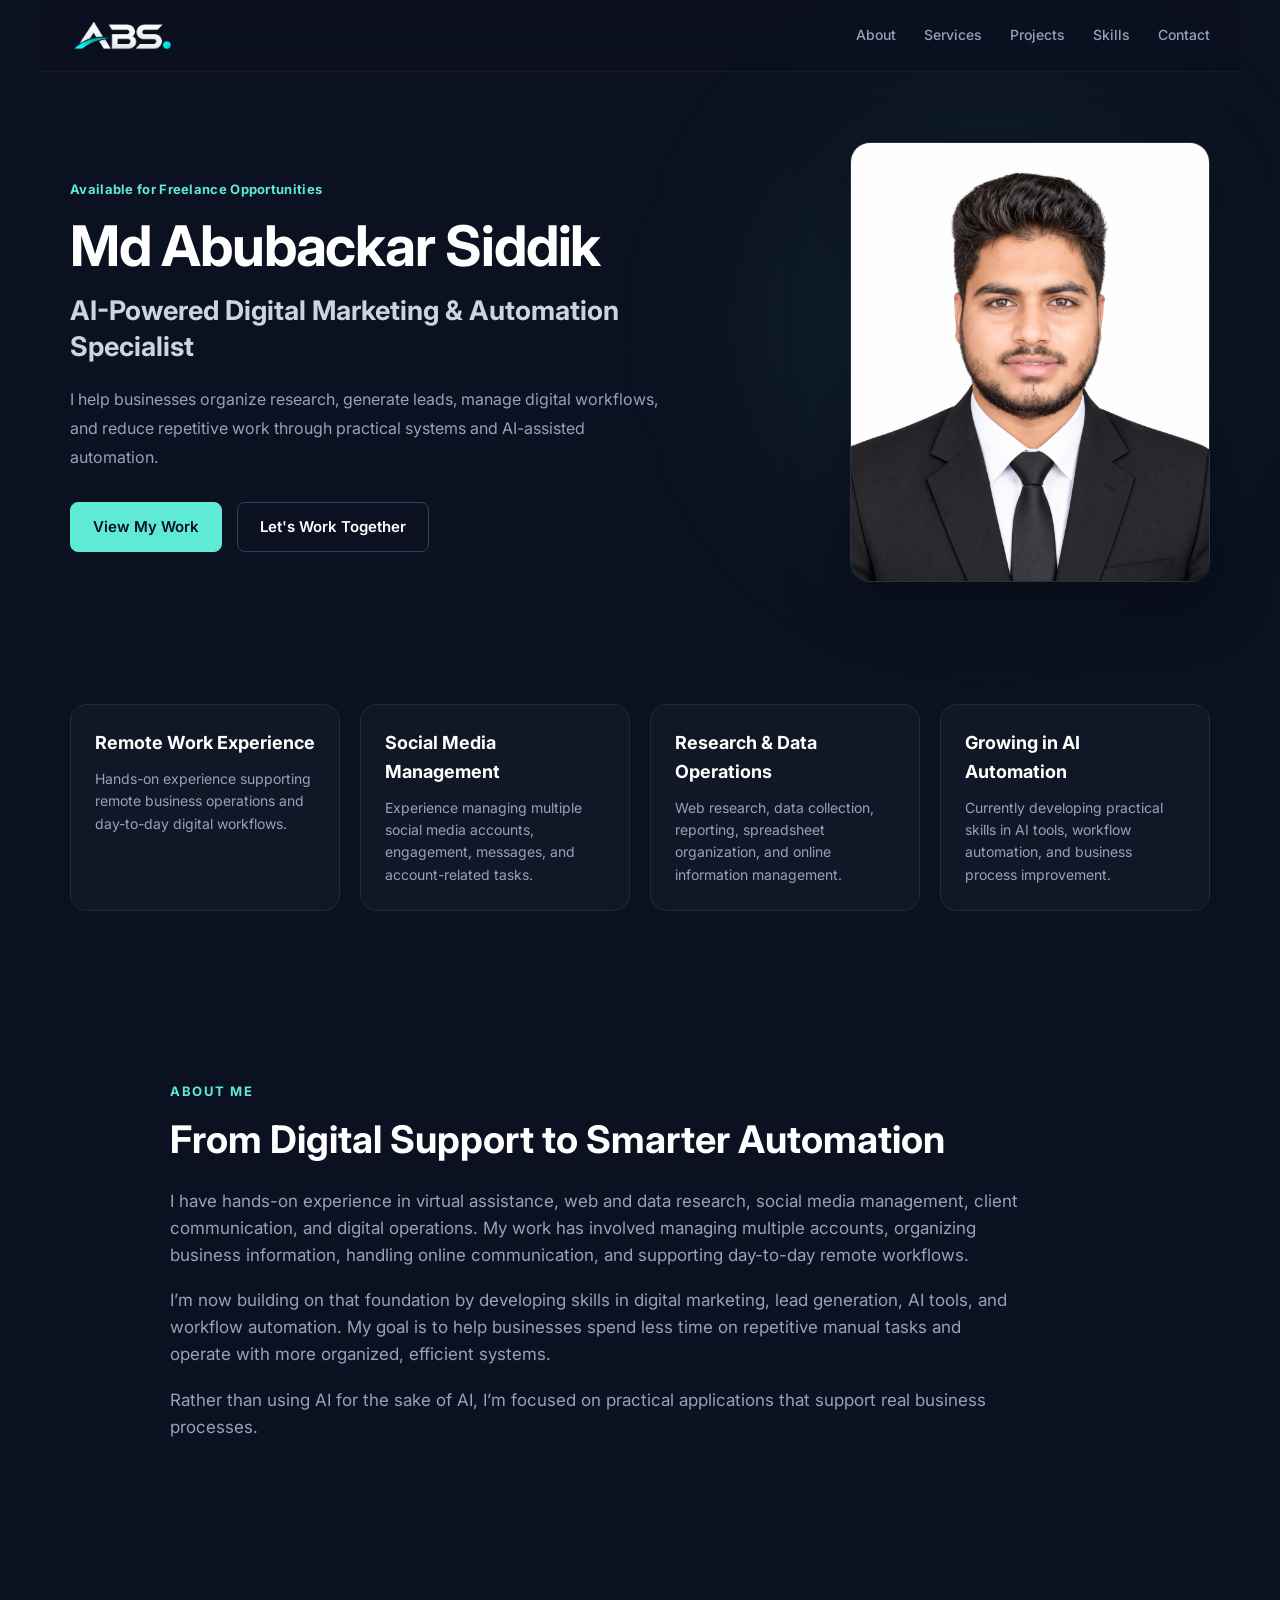
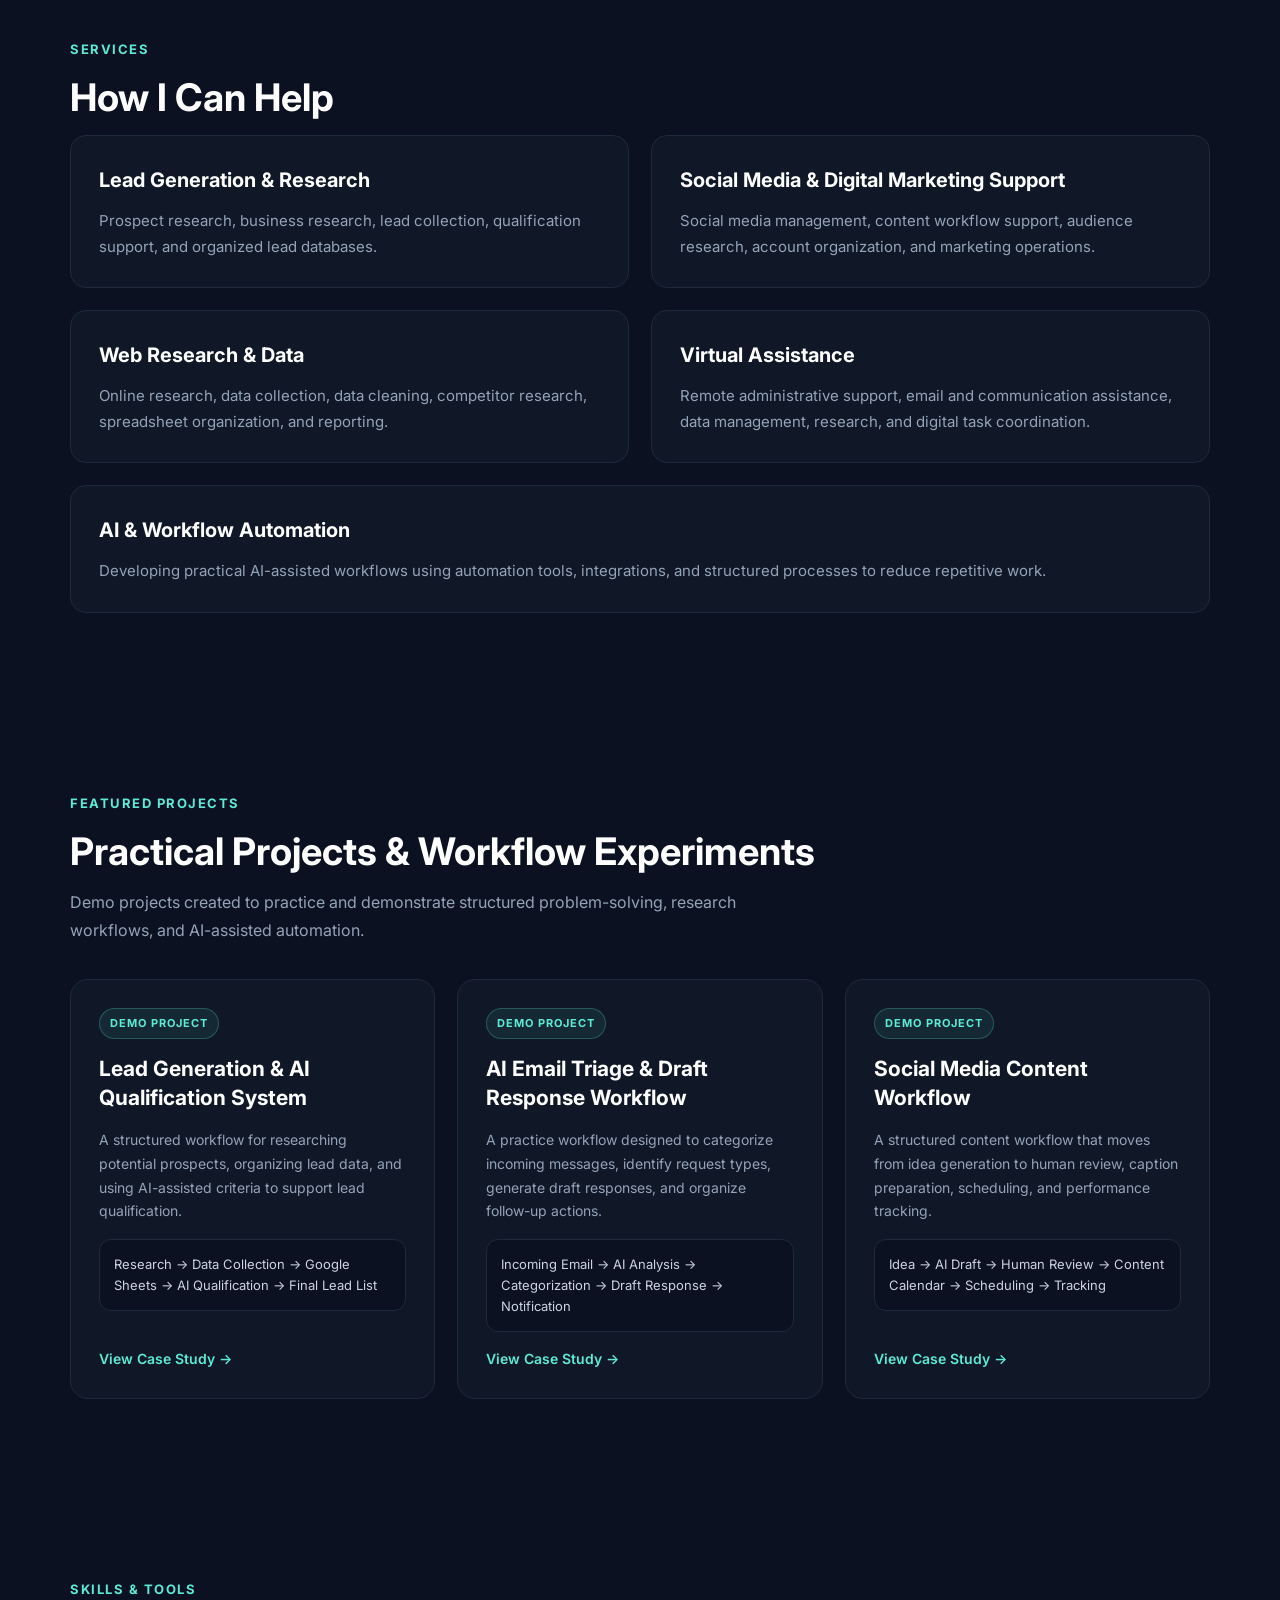
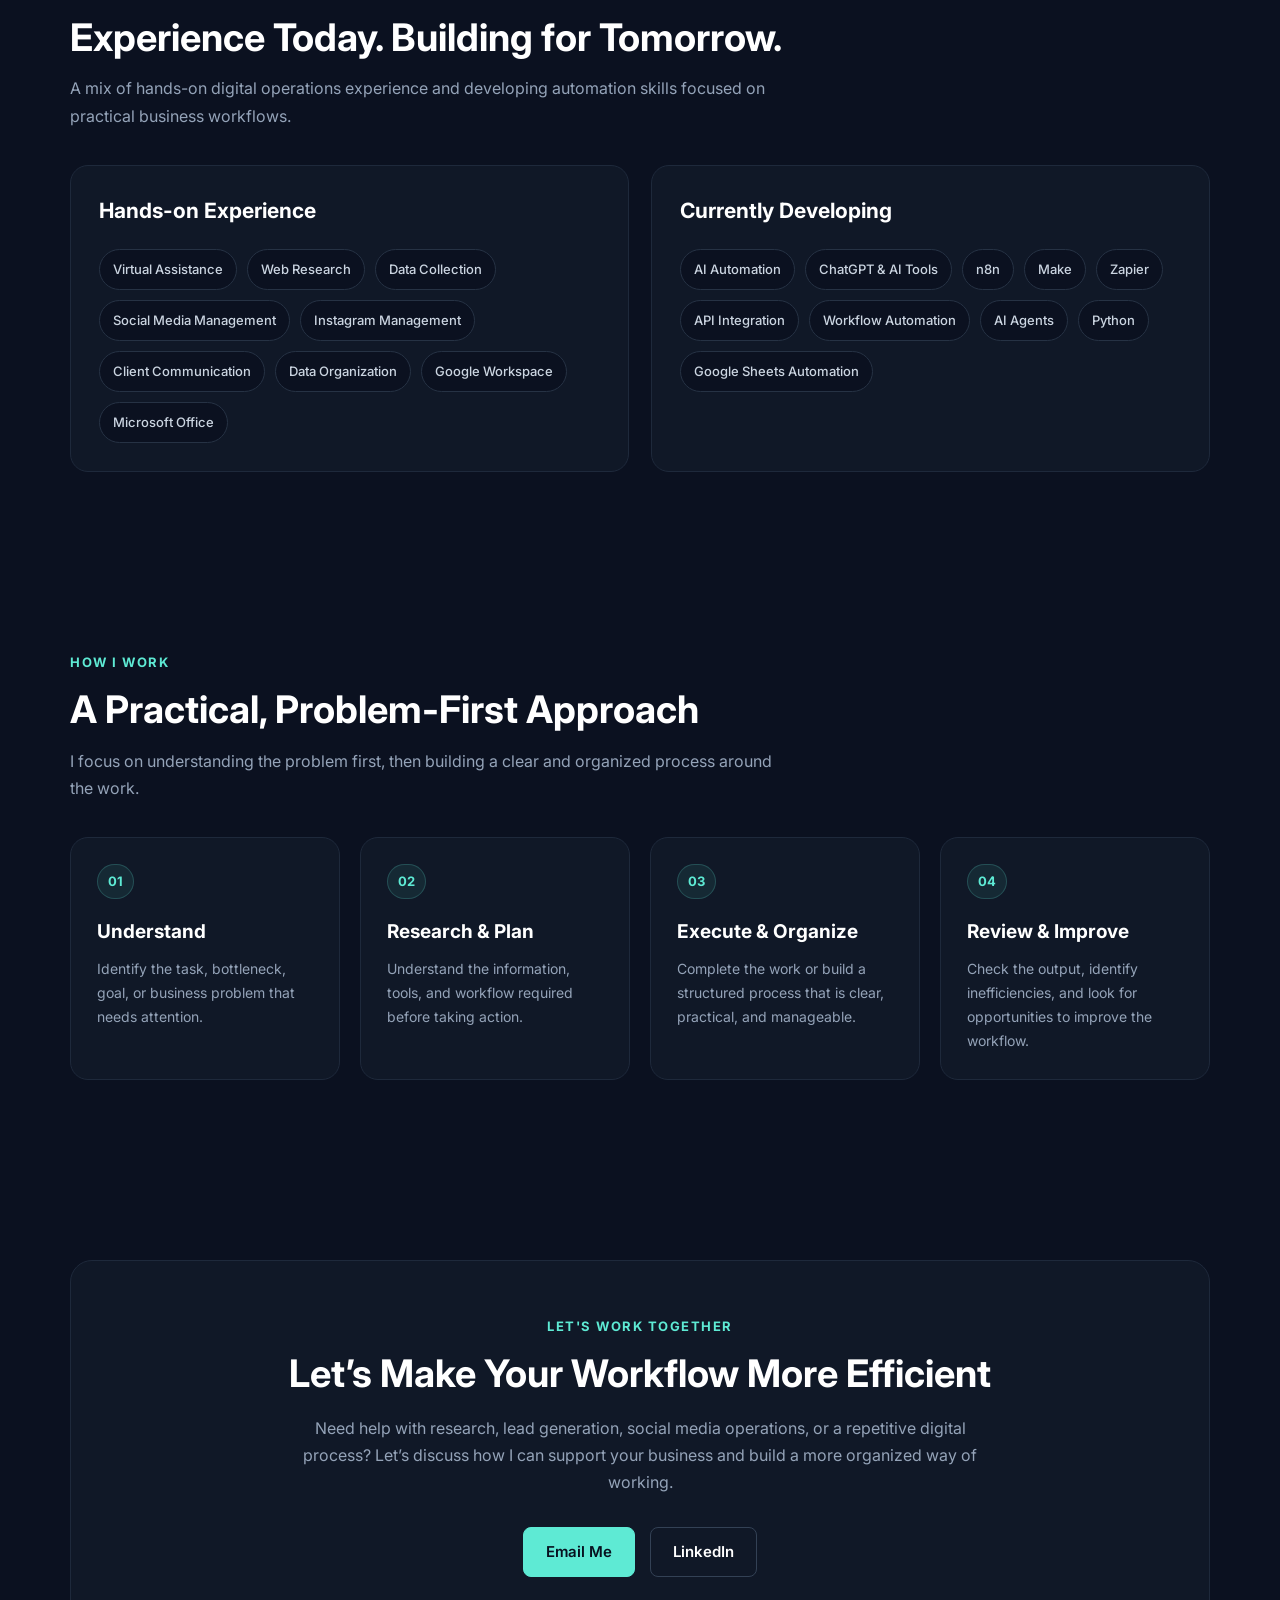
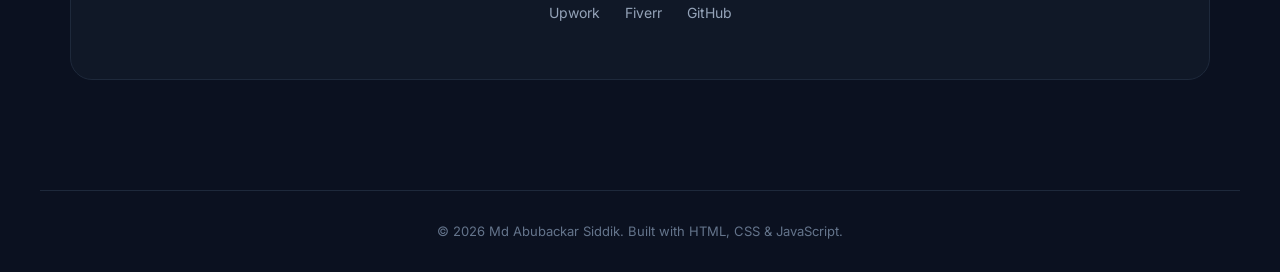
<file: index.html>
<!DOCTYPE html>
<html lang="en">

<head>
    <meta charset="UTF-8">
    <meta name="viewport" content="width=device-width, initial-scale=1.0">

    <title>Md Abubackar Siddik | Portfolio</title>
    <link rel="preconnect" href="https://fonts.googleapis.com">
<link rel="preconnect" href="https://fonts.gstatic.com" crossorigin>

<link href="https://fonts.googleapis.com/css2?family=Inter:wght@400;500;600;700;800&display=swap" rel="stylesheet">

    <link rel="stylesheet" href="style.css">
</head>

<body>

  <header class="navbar">
    <a href="#" class="logo">
    <img src="images/abs-logo.png" alt="ABS Logo">
</a>

    <button class="menu-toggle" id="menuToggle" aria-label="Open navigation">
        ☰
    </button>

    <nav id="navMenu">
        <a href="#about">About</a>
        <a href="#services">Services</a>
        <a href="#projects">Projects</a>
        <a href="#skills">Skills</a>
        <a href="#contact">Contact</a>
    </nav>
</header>


    <main>

        <section class="hero">

            <div class="hero-text">

                <p class="availability">
                    Available for Freelance Opportunities
                </p>

                <h1>Md Abubackar Siddik</h1>

                <h2>
                    AI-Powered Digital Marketing & Automation Specialist
                </h2>

                <p class="hero-description">
                    I help businesses organize research, generate leads,
                    manage digital workflows, and reduce repetitive work
                    through practical systems and AI-assisted automation.
                </p>

                <div class="hero-buttons">
                    <a href="#projects" class="btn primary-btn">
                        View My Work
                    </a>

                    <a href="#contact" class="btn secondary-btn">
                        Let's Work Together
                    </a>
                </div>

            </div>


            <div class="hero-image">
                <img src="images/profile.png" alt="Md Abubackar Siddik">
            </div>

        </section> 
        <section class="experience-snapshot">

    <div class="snapshot-card">
        <h3>Remote Work Experience</h3>
        <p>
            Hands-on experience supporting remote business operations
            and day-to-day digital workflows.
        </p>
    </div>

    <div class="snapshot-card">
        <h3>Social Media Management</h3>
        <p>
            Experience managing multiple social media accounts,
            engagement, messages, and account-related tasks.
        </p>
    </div>

    <div class="snapshot-card">
        <h3>Research & Data Operations</h3>
        <p>
            Web research, data collection, reporting, spreadsheet
            organization, and online information management.
        </p>
    </div>

    <div class="snapshot-card">
        <h3>Growing in AI Automation</h3>
        <p>
            Currently developing practical skills in AI tools,
            workflow automation, and business process improvement.
        </p>
    </div>

</section>
        <section class="about" id="about">

    <div class="section-label">ABOUT ME</div>

    <h2>From Digital Support to Smarter Automation</h2>

    <p>
        I have hands-on experience in virtual assistance, web and data research,
        social media management, client communication, and digital operations.
        My work has involved managing multiple accounts, organizing business
        information, handling online communication, and supporting day-to-day
        remote workflows.
    </p>

    <p>
        I’m now building on that foundation by developing skills in digital
        marketing, lead generation, AI tools, and workflow automation. My goal
        is to help businesses spend less time on repetitive manual tasks and
        operate with more organized, efficient systems.
    </p>

    <p>
        Rather than using AI for the sake of AI, I’m focused on practical
        applications that support real business processes.
    </p>

</section>
<section class="services" id="services">

    <div class="section-label">SERVICES</div>

    <h2>How I Can Help</h2>

    <div class="services-grid">

        <div class="service-card">
            <h3>Lead Generation & Research</h3>
            <p>
                Prospect research, business research, lead collection,
                qualification support, and organized lead databases.
            </p>
        </div>

        <div class="service-card">
            <h3>Social Media & Digital Marketing Support</h3>
            <p>
                Social media management, content workflow support,
                audience research, account organization, and marketing operations.
            </p>
        </div>

        <div class="service-card">
            <h3>Web Research & Data</h3>
            <p>
                Online research, data collection, data cleaning,
                competitor research, spreadsheet organization, and reporting.
            </p>
        </div>

        <div class="service-card">
            <h3>Virtual Assistance</h3>
            <p>
                Remote administrative support, email and communication assistance,
                data management, research, and digital task coordination.
            </p>
        </div>

        <div class="service-card">
            <h3>AI & Workflow Automation</h3>
            <p>
                Developing practical AI-assisted workflows using automation tools,
                integrations, and structured processes to reduce repetitive work.
            </p>
        </div>

    </div>

</section>
<section class="projects" id="projects">

    <div class="section-label">FEATURED PROJECTS</div>

    <h2>Practical Projects & Workflow Experiments</h2>

    <p class="section-intro">
        Demo projects created to practice and demonstrate structured problem-solving,
        research workflows, and AI-assisted automation.
    </p>

    <div class="projects-grid">

        <article class="project-card">
            <span class="project-badge">DEMO PROJECT</span>

            <h3>Lead Generation & AI Qualification System</h3>

            <p>
                A structured workflow for researching potential prospects,
                organizing lead data, and using AI-assisted criteria to support
                lead qualification.
            </p>

            <div class="project-flow">
                Research → Data Collection → Google Sheets → AI Qualification → Final Lead List
            </div>

            <a href="projects/lead-generation.html" class="project-link">
    View Case Study →
</a>
        </article>


        <article class="project-card">
            <span class="project-badge">DEMO PROJECT</span>

            <h3>AI Email Triage & Draft Response Workflow</h3>

            <p>
                A practice workflow designed to categorize incoming messages,
                identify request types, generate draft responses, and organize
                follow-up actions.
            </p>

            <div class="project-flow">
                Incoming Email → AI Analysis → Categorization → Draft Response → Notification
            </div>

            <a href="projects/email-triage.html" class="project-link">View Case Study →</a>
        </article>


        <article class="project-card">
            <span class="project-badge">DEMO PROJECT</span>

            <h3>Social Media Content Workflow</h3>

            <p>
                A structured content workflow that moves from idea generation
                to human review, caption preparation, scheduling, and performance tracking.
            </p>

            <div class="project-flow">
                Idea → AI Draft → Human Review → Content Calendar → Scheduling → Tracking
            </div>

            <a href="projects/social-media-workflow.html" class="project-link">View Case Study →</a>
        </article>

    </div>

</section>
<section class="skills" id="skills">

    <div class="section-label">SKILLS & TOOLS</div>

    <h2>Experience Today. Building for Tomorrow.</h2>

    <p class="section-intro">
        A mix of hands-on digital operations experience and developing automation skills
        focused on practical business workflows.
    </p>

    <div class="skills-grid">

        <div class="skills-card">
            <h3>Hands-on Experience</h3>

            <div class="skill-tags">
                <span>Virtual Assistance</span>
                <span>Web Research</span>
                <span>Data Collection</span>
                <span>Social Media Management</span>
                <span>Instagram Management</span>
                <span>Client Communication</span>
                <span>Data Organization</span>
                <span>Google Workspace</span>
                <span>Microsoft Office</span>
            </div>
        </div>

        <div class="skills-card">
            <h3>Currently Developing</h3>

            <div class="skill-tags">
                <span>AI Automation</span>
                <span>ChatGPT & AI Tools</span>
                <span>n8n</span>
                <span>Make</span>
                <span>Zapier</span>
                <span>API Integration</span>
                <span>Workflow Automation</span>
                <span>AI Agents</span>
                <span>Python</span>
                <span>Google Sheets Automation</span>
            </div>
        </div>

    </div>

</section>
<section class="process">

    <div class="section-label">HOW I WORK</div>

    <h2>A Practical, Problem-First Approach</h2>

    <p class="section-intro">
        I focus on understanding the problem first, then building a clear and organized
        process around the work.
    </p>

    <div class="process-grid">

        <div class="process-card">
            <span class="process-number">01</span>
            <h3>Understand</h3>
            <p>
                Identify the task, bottleneck, goal, or business problem that needs attention.
            </p>
        </div>

        <div class="process-card">
            <span class="process-number">02</span>
            <h3>Research & Plan</h3>
            <p>
                Understand the information, tools, and workflow required before taking action.
            </p>
        </div>

        <div class="process-card">
            <span class="process-number">03</span>
            <h3>Execute & Organize</h3>
            <p>
                Complete the work or build a structured process that is clear, practical, and manageable.
            </p>
        </div>

        <div class="process-card">
            <span class="process-number">04</span>
            <h3>Review & Improve</h3>
            <p>
                Check the output, identify inefficiencies, and look for opportunities to improve the workflow.
            </p>
        </div>

    </div>

</section>
    </section>


    <!-- CONTACT SECTION STARTS HERE -->

    <section class="contact" id="contact">

        <div class="contact-box">

            <div class="section-label">LET'S WORK TOGETHER</div>

            <h2>Let’s Make Your Workflow More Efficient</h2>

            <p>
                Need help with research, lead generation, social media operations,
                or a repetitive digital process? Let’s discuss how I can support
                your business and build a more organized way of working.
            </p>

            <div class="contact-buttons">

                <a href="mailto:mdabubackarsiddiki@email.com" class="btn primary-btn">
                    Email Me
                </a>

                <a href="https://www.linkedin.com/in/md-abubackar-siddik/" class="btn secondary-btn">
                    LinkedIn
                </a>

            </div>

            <div class="social-links">
                <a href="https://www.upwork.com/freelancers/~01129afb5246783c58">Upwork</a>
                <a href="https://www.fiverr.com/mdabubackarsidd">Fiverr</a>
                <a href="https://github.com/mdabubackar" target="_blank" rel="noopener noreferrer">GitHub</a>
            </div>

        </div>

    </section>

    <!-- CONTACT SECTION ENDS HERE -->


</main>
<footer class="footer">
    <p>
        © 2026 Md Abubackar Siddik. Built with HTML, CSS & JavaScript.
    </p>
</footer>


    <script src="script.js"></script>

</body>

</html>
</file>
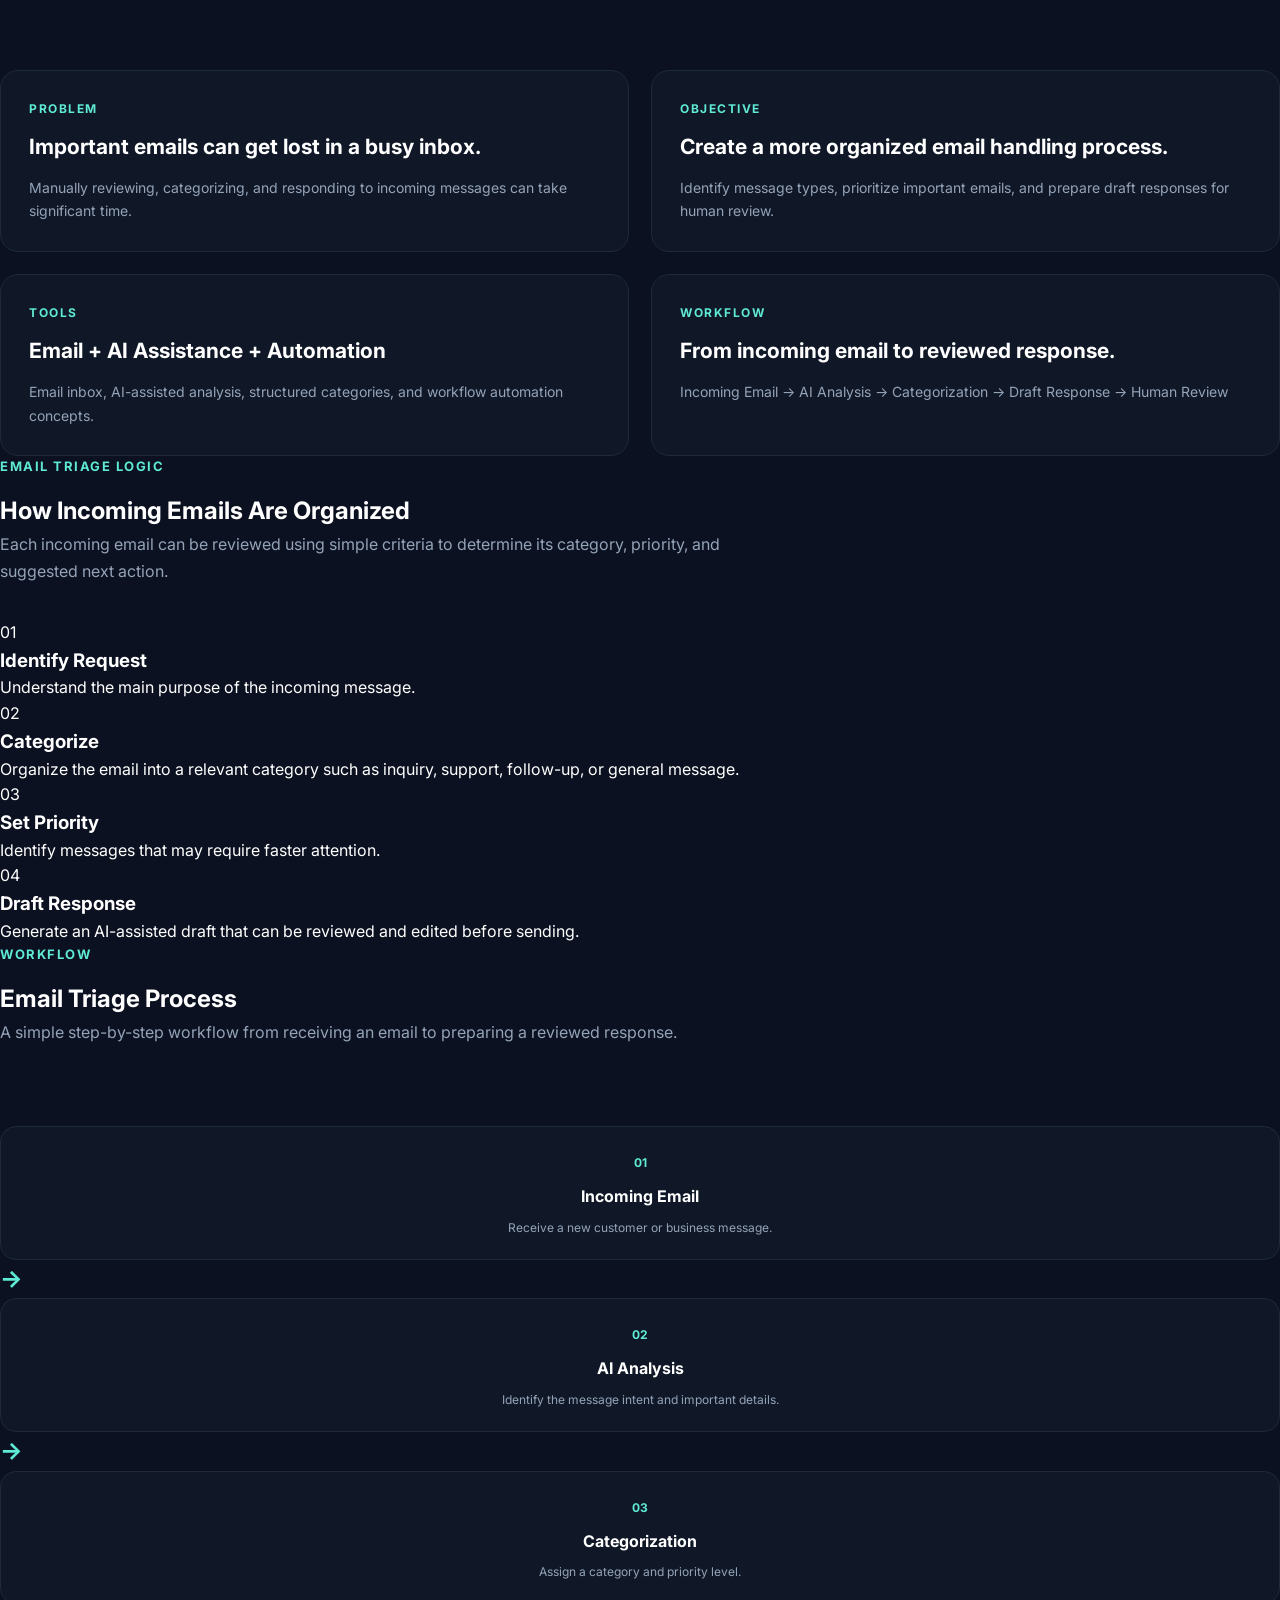
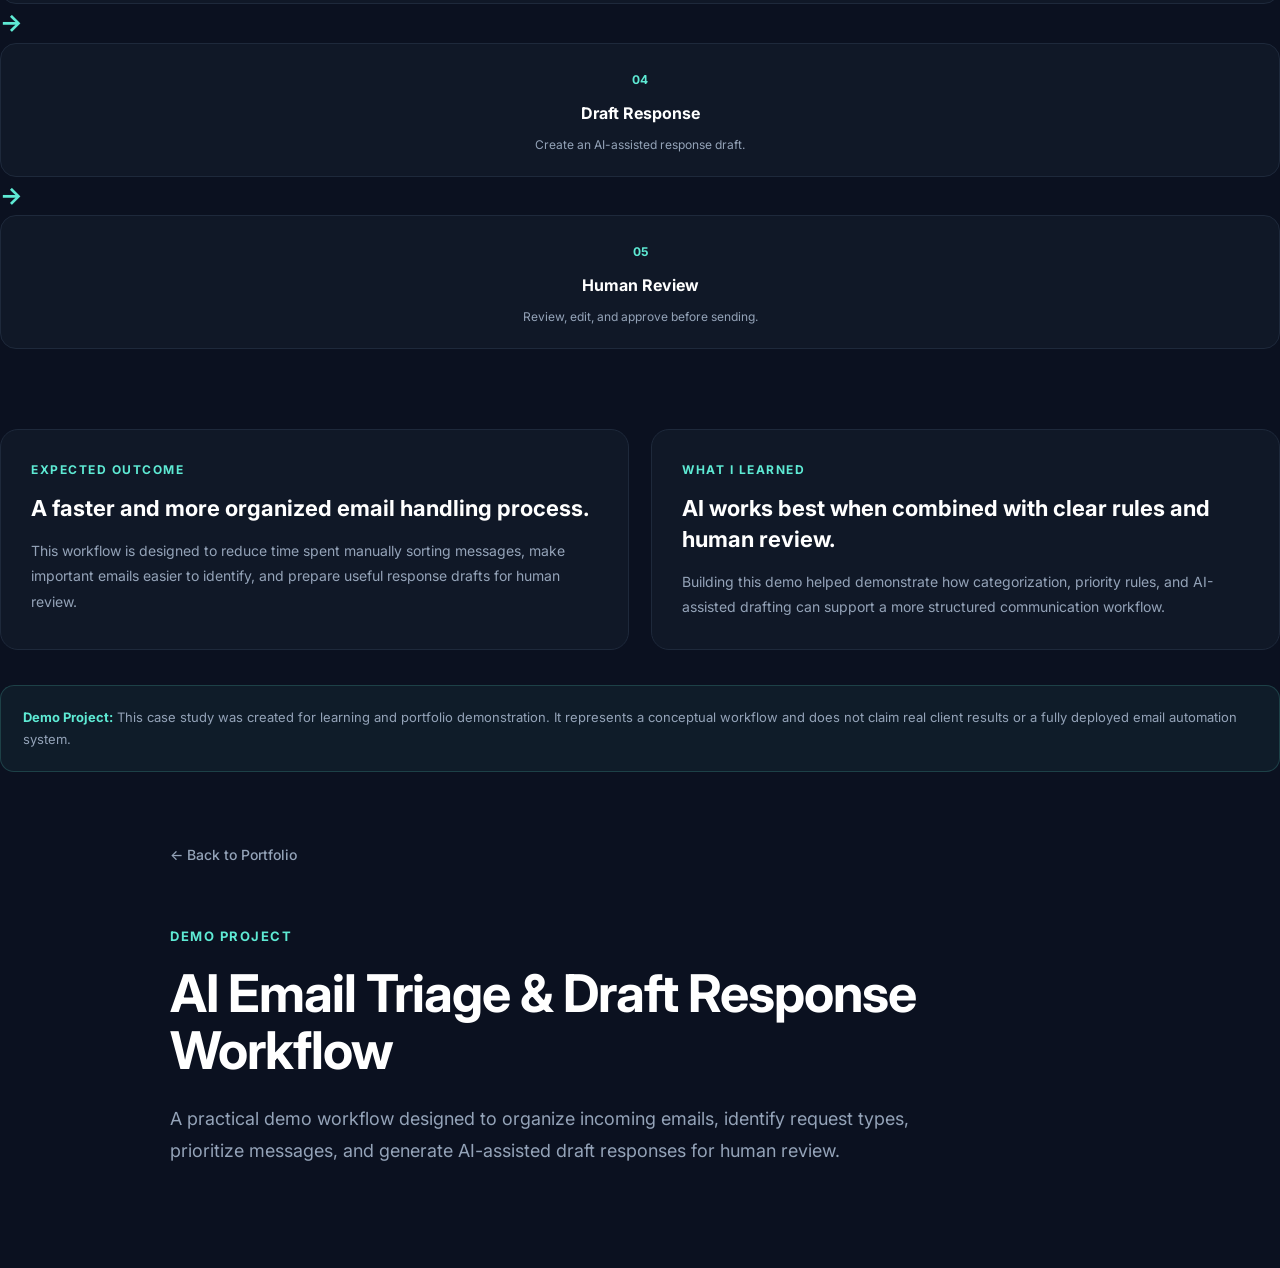
<file: projects/email-triage.html>
<!DOCTYPE html>
<html lang="en">

<head>
    <meta charset="UTF-8">
    <meta name="viewport" content="width=device-width, initial-scale=1.0">

    <title>AI Email Triage & Draft Response Workflow | ABS</title>

    <link rel="preconnect" href="https://fonts.googleapis.com">
    <link rel="preconnect" href="https://fonts.gstatic.com" crossorigin>

    <link href="https://fonts.googleapis.com/css2?family=Inter:wght@400;500;600;700;800&display=swap" rel="stylesheet">

    <link rel="stylesheet" href="../style.css">
</head>

<body>
    <section class="case-grid">

    <div class="case-card">
        <p class="case-label">PROBLEM</p>
        <h2>Important emails can get lost in a busy inbox.</h2>
        <p>
            Manually reviewing, categorizing, and responding to
            incoming messages can take significant time.
        </p>
    </div>

    <div class="case-card">
        <p class="case-label">OBJECTIVE</p>
        <h2>Create a more organized email handling process.</h2>
        <p>
            Identify message types, prioritize important emails,
            and prepare draft responses for human review.
        </p>
    </div>

    <div class="case-card">
        <p class="case-label">TOOLS</p>
        <h2>Email + AI Assistance + Automation</h2>
        <p>
            Email inbox, AI-assisted analysis, structured categories,
            and workflow automation concepts.
        </p>
    </div>

    <div class="case-card">
        <p class="case-label">WORKFLOW</p>
        <h2>From incoming email to reviewed response.</h2>
        <p>
            Incoming Email → AI Analysis → Categorization →
            Draft Response → Human Review
        </p>
    </div>

</section>
<section class="qualification-section">

    <p class="section-label">EMAIL TRIAGE LOGIC</p>

    <h2>How Incoming Emails Are Organized</h2>

    <p class="section-intro">
        Each incoming email can be reviewed using simple criteria
        to determine its category, priority, and suggested next action.
    </p>

    <div class="qualification-grid">

        <div class="qualification-card">
            <span>01</span>
            <h3>Identify Request</h3>
            <p>
                Understand the main purpose of the incoming message.
            </p>
        </div>

        <div class="qualification-card">
            <span>02</span>
            <h3>Categorize</h3>
            <p>
                Organize the email into a relevant category such as
                inquiry, support, follow-up, or general message.
            </p>
        </div>

        <div class="qualification-card">
            <span>03</span>
            <h3>Set Priority</h3>
            <p>
                Identify messages that may require faster attention.
            </p>
        </div>

        <div class="qualification-card">
            <span>04</span>
            <h3>Draft Response</h3>
            <p>
                Generate an AI-assisted draft that can be reviewed
                and edited before sending.
            </p>
        </div>

    </div>

</section>
<section class="workflow-section">

    <p class="section-label">WORKFLOW</p>

    <h2>Email Triage Process</h2>

    <p class="section-intro">
        A simple step-by-step workflow from receiving an email
        to preparing a reviewed response.
    </p>

    <div class="workflow-visual">

        <div class="workflow-step">
            <span>01</span>
            <h3>Incoming Email</h3>
            <p>Receive a new customer or business message.</p>
        </div>

        <div class="workflow-arrow">→</div>

        <div class="workflow-step">
            <span>02</span>
            <h3>AI Analysis</h3>
            <p>Identify the message intent and important details.</p>
        </div>

        <div class="workflow-arrow">→</div>

        <div class="workflow-step">
            <span>03</span>
            <h3>Categorization</h3>
            <p>Assign a category and priority level.</p>
        </div>

        <div class="workflow-arrow">→</div>

        <div class="workflow-step">
            <span>04</span>
            <h3>Draft Response</h3>
            <p>Create an AI-assisted response draft.</p>
        </div>

        <div class="workflow-arrow">→</div>

        <div class="workflow-step">
            <span>05</span>
            <h3>Human Review</h3>
            <p>Review, edit, and approve before sending.</p>
        </div>

    </div>

</section>
<section class="project-summary">

    <div class="summary-card">
        <p class="case-label">EXPECTED OUTCOME</p>

        <h2>A faster and more organized email handling process.</h2>

        <p>
            This workflow is designed to reduce time spent manually
            sorting messages, make important emails easier to identify,
            and prepare useful response drafts for human review.
        </p>
    </div>

    <div class="summary-card">
        <p class="case-label">WHAT I LEARNED</p>

        <h2>AI works best when combined with clear rules and human review.</h2>

        <p>
            Building this demo helped demonstrate how categorization,
            priority rules, and AI-assisted drafting can support
            a more structured communication workflow.
        </p>
    </div>

</section>

<div class="demo-disclaimer">
    <strong>Demo Project:</strong>
    This case study was created for learning and portfolio demonstration.
    It represents a conceptual workflow and does not claim real client
    results or a fully deployed email automation system.
</div>

    <main class="case-study">

        <a href="../index.html" class="back-link">
            ← Back to Portfolio
        </a>

        <p class="section-label">DEMO PROJECT</p>

        <h1>AI Email Triage & Draft Response Workflow</h1>

        <p>
            A practical demo workflow designed to organize incoming emails,
            identify request types, prioritize messages, and generate
            AI-assisted draft responses for human review.
        </p>

    </main>

</body>

</html>
</file>
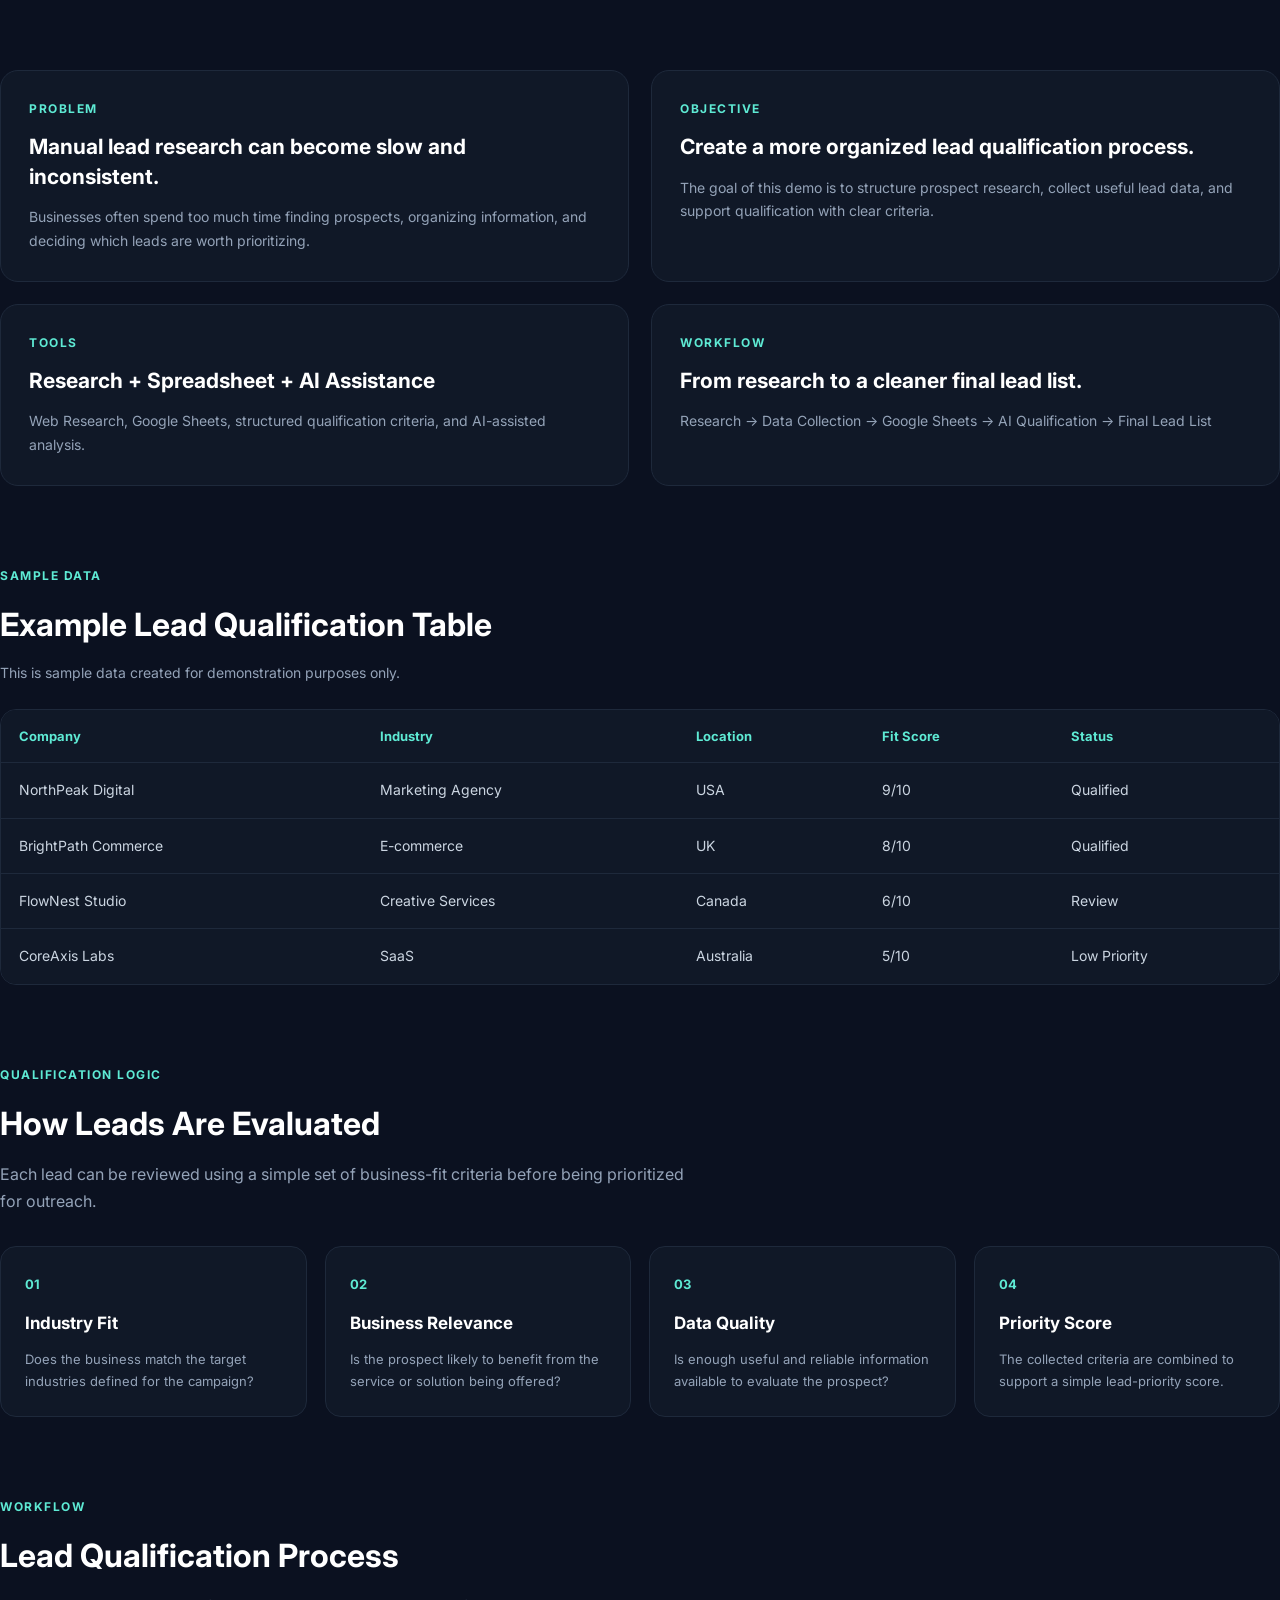
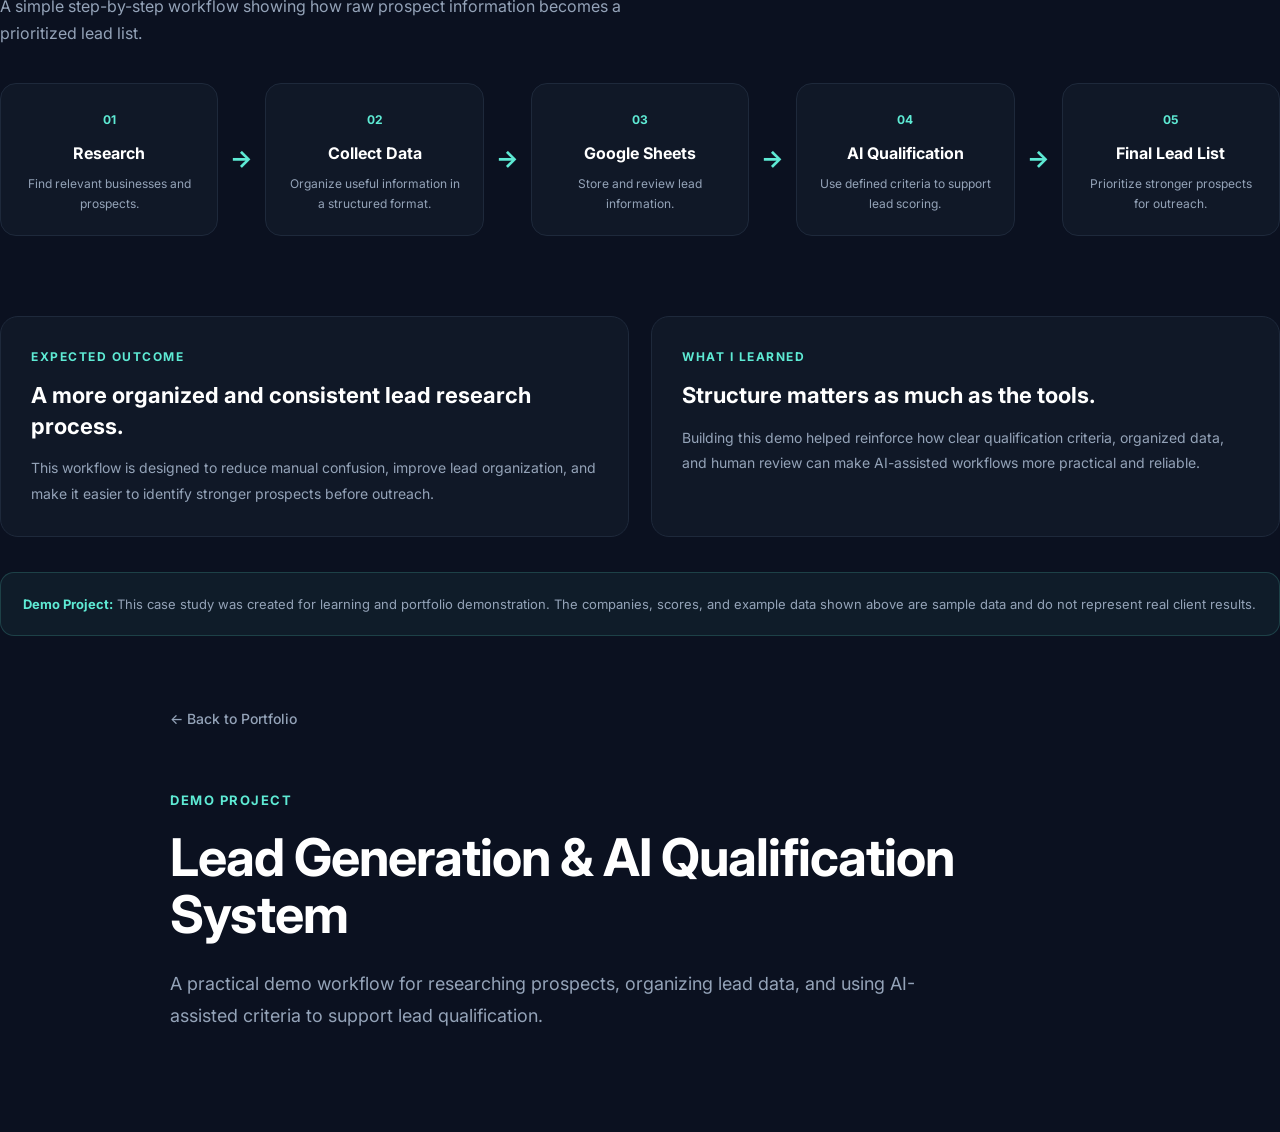
<file: projects/lead-generation.html>
<!DOCTYPE html>
<html lang="en">

<head>
    <meta charset="UTF-8">
    <meta name="viewport" content="width=device-width, initial-scale=1.0">

    <title>Lead Generation & AI Qualification System | ABS</title>

    <link rel="preconnect" href="https://fonts.googleapis.com">
    <link rel="preconnect" href="https://fonts.gstatic.com" crossorigin>

    <link href="https://fonts.googleapis.com/css2?family=Inter:wght@400;500;600;700;800&display=swap" rel="stylesheet">

    <link rel="stylesheet" href="../style.css">
</head>

<body>
    <section class="case-grid">

    <div class="case-card">
        <p class="case-label">PROBLEM</p>
        <h2>Manual lead research can become slow and inconsistent.</h2>
        <p>
            Businesses often spend too much time finding prospects,
            organizing information, and deciding which leads are worth prioritizing.
        </p>
    </div>

    <div class="case-card">
        <p class="case-label">OBJECTIVE</p>
        <h2>Create a more organized lead qualification process.</h2>
        <p>
            The goal of this demo is to structure prospect research,
            collect useful lead data, and support qualification with clear criteria.
        </p>
    </div>

    <div class="case-card">
        <p class="case-label">TOOLS</p>
        <h2>Research + Spreadsheet + AI Assistance</h2>
        <p>
            Web Research, Google Sheets, structured qualification criteria,
            and AI-assisted analysis.
        </p>
    </div>

    <div class="case-card">
        <p class="case-label">WORKFLOW</p>
        <h2>From research to a cleaner final lead list.</h2>
        <p>
            Research → Data Collection → Google Sheets →
            AI Qualification → Final Lead List
        </p>
    </div>

</section>
<section class="demo-data">

    <p class="case-label">SAMPLE DATA</p>
    <h2>Example Lead Qualification Table</h2>

    <p class="demo-note">
        This is sample data created for demonstration purposes only.
    </p>

    <div class="table-wrapper">
        <table>
            <thead>
                <tr>
                    <th>Company</th>
                    <th>Industry</th>
                    <th>Location</th>
                    <th>Fit Score</th>
                    <th>Status</th>
                </tr>
            </thead>

            <tbody>
                <tr>
                    <td>NorthPeak Digital</td>
                    <td>Marketing Agency</td>
                    <td>USA</td>
                    <td>9/10</td>
                    <td>Qualified</td>
                </tr>

                <tr>
                    <td>BrightPath Commerce</td>
                    <td>E-commerce</td>
                    <td>UK</td>
                    <td>8/10</td>
                    <td>Qualified</td>
                </tr>

                <tr>
                    <td>FlowNest Studio</td>
                    <td>Creative Services</td>
                    <td>Canada</td>
                    <td>6/10</td>
                    <td>Review</td>
                </tr>

                <tr>
                    <td>CoreAxis Labs</td>
                    <td>SaaS</td>
                    <td>Australia</td>
                    <td>5/10</td>
                    <td>Low Priority</td>
                </tr>
            </tbody>
        </table>
    </div>

</section>
<section class="qualification-logic">

    <p class="case-label">QUALIFICATION LOGIC</p>
    <h2>How Leads Are Evaluated</h2>

    <p class="logic-intro">
        Each lead can be reviewed using a simple set of business-fit criteria
        before being prioritized for outreach.
    </p>

    <div class="criteria-grid">

        <div class="criteria-card">
            <span>01</span>
            <h3>Industry Fit</h3>
            <p>
                Does the business match the target industries
                defined for the campaign?
            </p>
        </div>

        <div class="criteria-card">
            <span>02</span>
            <h3>Business Relevance</h3>
            <p>
                Is the prospect likely to benefit from the
                service or solution being offered?
            </p>
        </div>

        <div class="criteria-card">
            <span>03</span>
            <h3>Data Quality</h3>
            <p>
                Is enough useful and reliable information
                available to evaluate the prospect?
            </p>
        </div>

        <div class="criteria-card">
            <span>04</span>
            <h3>Priority Score</h3>
            <p>
                The collected criteria are combined to support
                a simple lead-priority score.
            </p>
        </div>

    </div>

</section>
<section class="workflow-visual">

    <p class="case-label">WORKFLOW</p>
    <h2>Lead Qualification Process</h2>

    <p class="workflow-intro">
        A simple step-by-step workflow showing how raw prospect information
        becomes a prioritized lead list.
    </p>

    <div class="workflow-steps">

        <div class="workflow-step">
            <span>01</span>
            <h3>Research</h3>
            <p>Find relevant businesses and prospects.</p>
        </div>

        <div class="workflow-arrow">→</div>

        <div class="workflow-step">
            <span>02</span>
            <h3>Collect Data</h3>
            <p>Organize useful information in a structured format.</p>
        </div>

        <div class="workflow-arrow">→</div>

        <div class="workflow-step">
            <span>03</span>
            <h3>Google Sheets</h3>
            <p>Store and review lead information.</p>
        </div>

        <div class="workflow-arrow">→</div>

        <div class="workflow-step">
            <span>04</span>
            <h3>AI Qualification</h3>
            <p>Use defined criteria to support lead scoring.</p>
        </div>

        <div class="workflow-arrow">→</div>

        <div class="workflow-step">
            <span>05</span>
            <h3>Final Lead List</h3>
            <p>Prioritize stronger prospects for outreach.</p>
        </div>

    </div>

</section>
<section class="project-summary">

    <div class="summary-card">
        <p class="case-label">EXPECTED OUTCOME</p>
        <h2>A more organized and consistent lead research process.</h2>
        <p>
            This workflow is designed to reduce manual confusion,
            improve lead organization, and make it easier to identify
            stronger prospects before outreach.
        </p>
    </div>

    <div class="summary-card">
        <p class="case-label">WHAT I LEARNED</p>
        <h2>Structure matters as much as the tools.</h2>
        <p>
            Building this demo helped reinforce how clear qualification
            criteria, organized data, and human review can make AI-assisted
            workflows more practical and reliable.
        </p>
    </div>

</section>

<div class="demo-disclaimer">
    <strong>Demo Project:</strong>
    This case study was created for learning and portfolio demonstration.
    The companies, scores, and example data shown above are sample data
    and do not represent real client results.
</div>

    <main class="case-study">

        <a href="../index.html" class="back-link">
            ← Back to Portfolio
        </a>

        <p class="section-label">DEMO PROJECT</p>

        <h1>Lead Generation & AI Qualification System</h1>

        <p>
            A practical demo workflow for researching prospects,
            organizing lead data, and using AI-assisted criteria
            to support lead qualification.
        </p>

    </main>

</body>

</html>
</file>
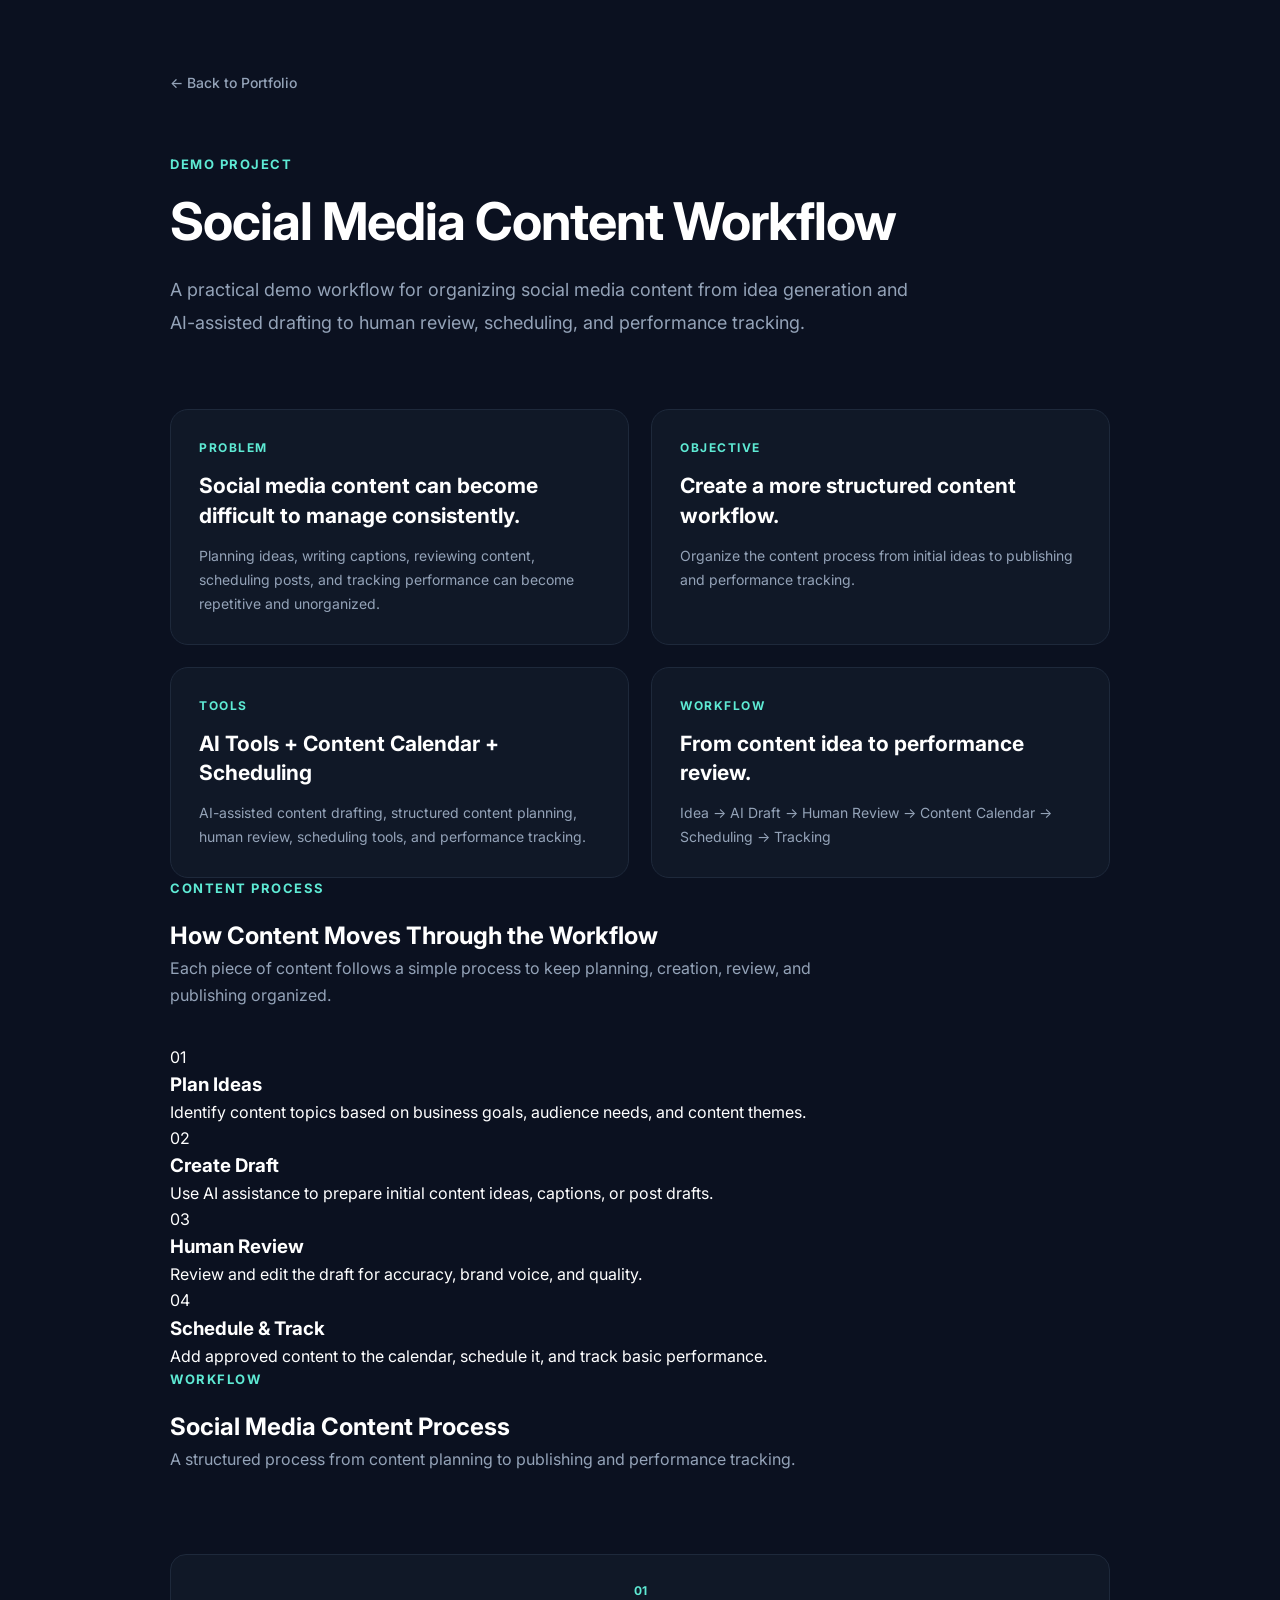
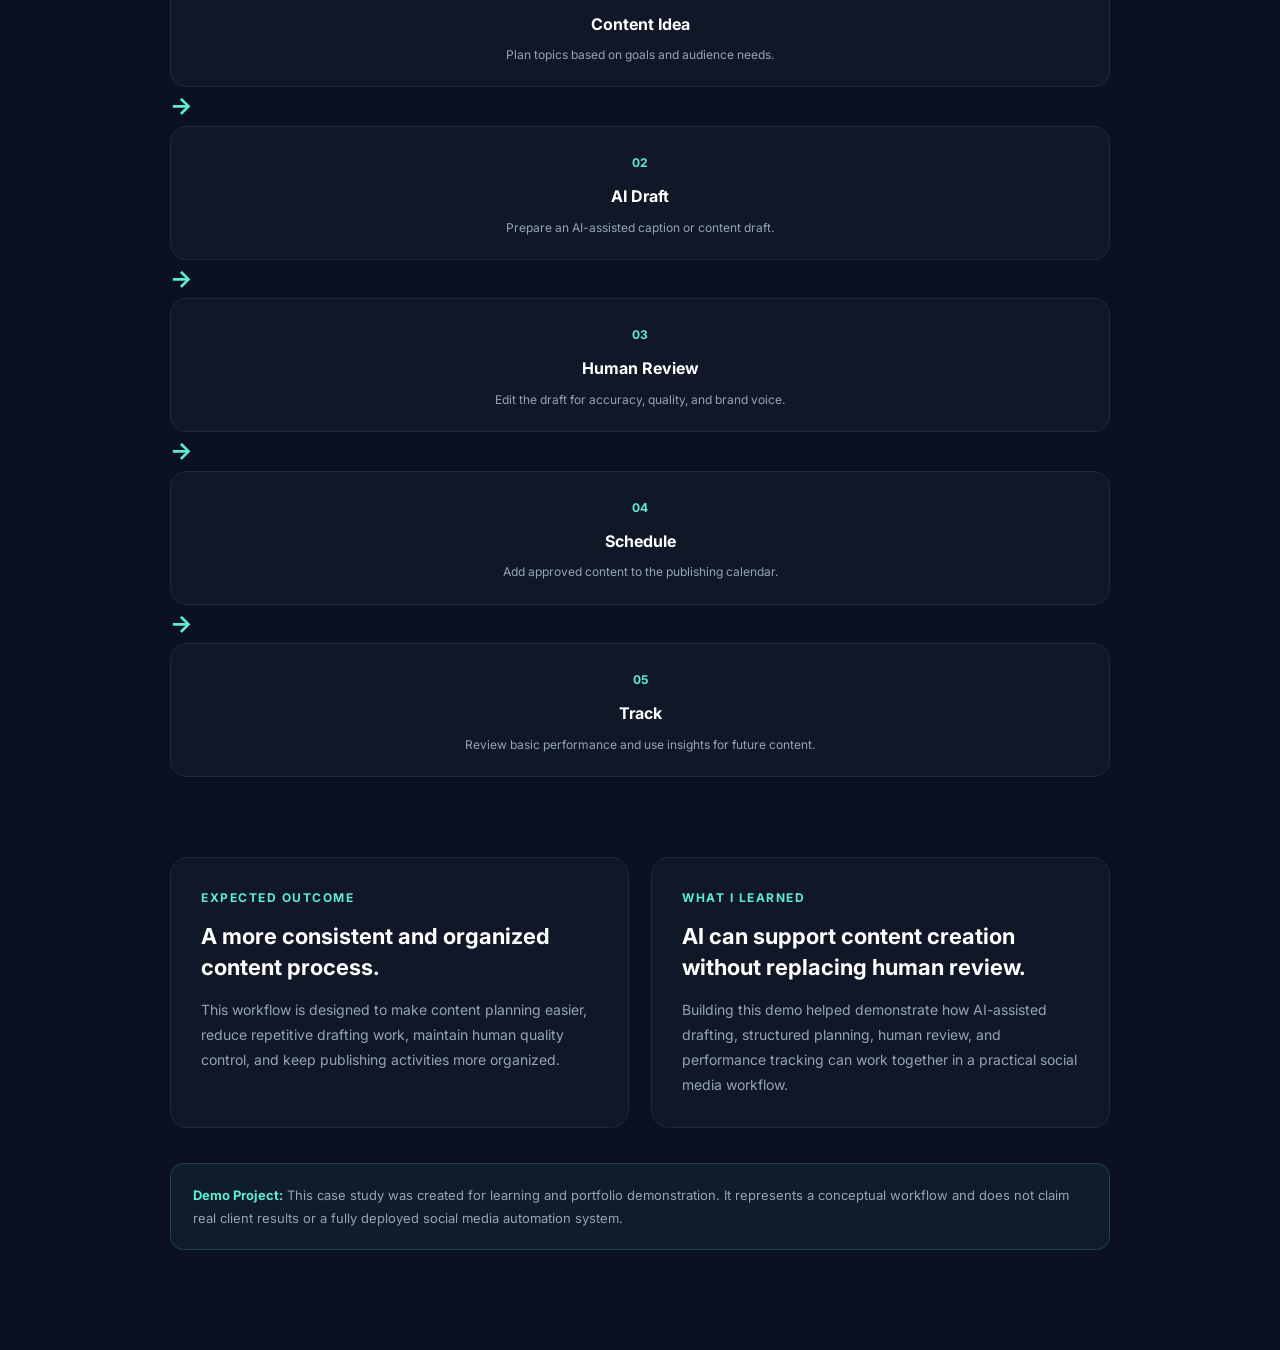
<file: projects/social-media-workflow.html>
<!DOCTYPE html>
<html lang="en">

<head>
    <meta charset="UTF-8">
    <meta name="viewport" content="width=device-width, initial-scale=1.0">

    <title>Social Media Content Workflow | ABS</title>

    <link rel="preconnect" href="https://fonts.googleapis.com">
    <link rel="preconnect" href="https://fonts.gstatic.com" crossorigin>

    <link href="https://fonts.googleapis.com/css2?family=Inter:wght@400;500;600;700;800&display=swap" rel="stylesheet">

    <link rel="stylesheet" href="../style.css">
</head>

<body>

    <main class="case-study">

        <a href="../index.html" class="back-link">
            ← Back to Portfolio
        </a>

        <p class="section-label">DEMO PROJECT</p>

        <h1>Social Media Content Workflow</h1>

        <p>
            A practical demo workflow for organizing social media content
            from idea generation and AI-assisted drafting to human review,
            scheduling, and performance tracking.
        </p>
        <section class="case-grid">

    <div class="case-card">
        <p class="case-label">PROBLEM</p>
        <h2>Social media content can become difficult to manage consistently.</h2>
        <p>
            Planning ideas, writing captions, reviewing content,
            scheduling posts, and tracking performance can become
            repetitive and unorganized.
        </p>
    </div>

    <div class="case-card">
        <p class="case-label">OBJECTIVE</p>
        <h2>Create a more structured content workflow.</h2>
        <p>
            Organize the content process from initial ideas to
            publishing and performance tracking.
        </p>
    </div>

    <div class="case-card">
        <p class="case-label">TOOLS</p>
        <h2>AI Tools + Content Calendar + Scheduling</h2>
        <p>
            AI-assisted content drafting, structured content planning,
            human review, scheduling tools, and performance tracking.
        </p>
    </div>

    <div class="case-card">
        <p class="case-label">WORKFLOW</p>
        <h2>From content idea to performance review.</h2>
        <p>
            Idea → AI Draft → Human Review → Content Calendar →
            Scheduling → Tracking
        </p>
    </div>

</section>
<section class="qualification-section">

    <p class="section-label">CONTENT PROCESS</p>

    <h2>How Content Moves Through the Workflow</h2>

    <p class="section-intro">
        Each piece of content follows a simple process to keep
        planning, creation, review, and publishing organized.
    </p>

    <div class="qualification-grid">

        <div class="qualification-card">
            <span>01</span>
            <h3>Plan Ideas</h3>
            <p>
                Identify content topics based on business goals,
                audience needs, and content themes.
            </p>
        </div>

        <div class="qualification-card">
            <span>02</span>
            <h3>Create Draft</h3>
            <p>
                Use AI assistance to prepare initial content ideas,
                captions, or post drafts.
            </p>
        </div>

        <div class="qualification-card">
            <span>03</span>
            <h3>Human Review</h3>
            <p>
                Review and edit the draft for accuracy,
                brand voice, and quality.
            </p>
        </div>

        <div class="qualification-card">
            <span>04</span>
            <h3>Schedule & Track</h3>
            <p>
                Add approved content to the calendar, schedule it,
                and track basic performance.
            </p>
        </div>

    </div>

</section>
<section class="workflow-section">

    <p class="section-label">WORKFLOW</p>

    <h2>Social Media Content Process</h2>

    <p class="section-intro">
        A structured process from content planning to publishing
        and performance tracking.
    </p>

    <div class="workflow-visual">

        <div class="workflow-step">
            <span>01</span>
            <h3>Content Idea</h3>
            <p>Plan topics based on goals and audience needs.</p>
        </div>

        <div class="workflow-arrow">→</div>

        <div class="workflow-step">
            <span>02</span>
            <h3>AI Draft</h3>
            <p>Prepare an AI-assisted caption or content draft.</p>
        </div>

        <div class="workflow-arrow">→</div>

        <div class="workflow-step">
            <span>03</span>
            <h3>Human Review</h3>
            <p>Edit the draft for accuracy, quality, and brand voice.</p>
        </div>

        <div class="workflow-arrow">→</div>

        <div class="workflow-step">
            <span>04</span>
            <h3>Schedule</h3>
            <p>Add approved content to the publishing calendar.</p>
        </div>

        <div class="workflow-arrow">→</div>

        <div class="workflow-step">
            <span>05</span>
            <h3>Track</h3>
            <p>Review basic performance and use insights for future content.</p>
        </div>

    </div>

</section>
<section class="project-summary">

    <div class="summary-card">
        <p class="case-label">EXPECTED OUTCOME</p>

        <h2>A more consistent and organized content process.</h2>

        <p>
            This workflow is designed to make content planning easier,
            reduce repetitive drafting work, maintain human quality control,
            and keep publishing activities more organized.
        </p>
    </div>

    <div class="summary-card">
        <p class="case-label">WHAT I LEARNED</p>

        <h2>AI can support content creation without replacing human review.</h2>

        <p>
            Building this demo helped demonstrate how AI-assisted drafting,
            structured planning, human review, and performance tracking
            can work together in a practical social media workflow.
        </p>
    </div>

</section>

<div class="demo-disclaimer">
    <strong>Demo Project:</strong>
    This case study was created for learning and portfolio demonstration.
    It represents a conceptual workflow and does not claim real client
    results or a fully deployed social media automation system.
</div>

    </main>

</body>

</html>
</file>
<file: style.css>
/* ========================================
   GLOBAL / RESET
======================================== */

* {
    margin: 0;
    padding: 0;
    box-sizing: border-box;
}

html {
    scroll-behavior: smooth;
}

body {
    font-family: Inter, sans-serif;
    background: #0b1120;
    color: #ffffff;
    line-height: 1.6;
    overflow-x: hidden;
}

a {
    text-decoration: none;
    color: inherit;
}


/* ========================================
   NAVBAR
======================================== */

.navbar {
    max-width: 1200px;
    margin: 0 auto;
    padding: 22px 30px;

    display: flex;
    justify-content: space-between;
    align-items: center;
}

.logo {
    display: flex;
    align-items: center;
}

.logo img {
    width: 110px;
    height: 45px;
    object-fit: contain;
    display: block;
}
}

nav {
    display: flex;
    gap: 28px;
}

nav a {
    color: #94a3b8;
    font-size: 14px;
    font-weight: 500;
    transition: 0.2s ease;
}

nav a:hover {
    color: #5eead4;
}


/* ========================================
   HERO
======================================== */

.hero {
    max-width: 1200px;
    min-height: 68vh;

    margin: 0 auto;
    padding: 45px 30px 70px;

    display: flex;
    align-items: center;
    justify-content: space-between;
    gap: 80px;

    position: relative;
    isolation: isolate;
}
.hero::before {
    content: "";
    position: absolute;

    width: 420px;
    height: 420px;

    top: 40px;
    right: 40px;

    background: rgba(94, 234, 212, 0.08);
    filter: blur(90px);

    border-radius: 50%;
    z-index: -1;
    pointer-events: none;
}

.hero-text {
    max-width: 640px;
}

.availability {
    color: #5eead4;
    font-size: 13px;
    font-weight: 700;
    letter-spacing: 0.3px;
    margin-bottom: 16px;
}

.hero h1 {
    font-size: 56px;
    line-height: 1.08;
    letter-spacing: -1.2px;
    margin-bottom: 16px;
}

.hero h2 {
    font-size: 27px;
    line-height: 1.35;
    color: #cbd5e1;
    margin-bottom: 20px;
    max-width: 580px;
}

.hero-description {
    max-width: 590px;
    color: #94a3b8;
    font-size: 16px;
    line-height: 1.8;
    margin-bottom: 30px;
}

.hero-buttons {
    display: flex;
    gap: 15px;
    flex-wrap: wrap;
}


/* ========================================
   BUTTONS
======================================== */

.btn {
    display: inline-block;
    padding: 12px 22px;
    border-radius: 8px;

    font-size: 15px;
    font-weight: 600;

    transition: 0.2s ease;
}

.primary-btn {
    background: #5eead4;
    color: #07111f;
    border: 1px solid #5eead4;

    box-shadow: 0 0 0 rgba(94, 234, 212, 0);
    transition: all 0.25s ease;
}

.primary-btn:hover {
    transform: translateY(-3px);
    box-shadow: 0 10px 30px rgba(94, 234, 212, 0.18);
}

.secondary-btn {
    border: 1px solid #334155;
    color: #ffffff;
    background: transparent;

    transition: all 0.25s ease;
}

.secondary-btn:hover {
    transform: translateY(-3px);
    border-color: #5eead4;
    color: #5eead4;
    background: rgba(94, 234, 212, 0.04);
}

/* ========================================
   HERO IMAGE
======================================== */

.hero-image {
    width: 360px;
    flex-shrink: 0;
}

.hero-image img {
    width: 100%;
    height: 440px;

    object-fit: cover;
    object-position: center top;

    border-radius: 20px;
    border: 1px solid #263244;

    box-shadow: 0 20px 60px rgba(0, 0, 0, 0.35);
}


/* ========================================
   COMMON SECTION STYLES
======================================== */

.about,
.services,
.projects,
.skills,
.process,
.contact {
    max-width: 1200px;
    margin: 0 auto;
    padding: 90px 30px;
}

.section-label {
    font-size: 13px;
    font-weight: 700;
    letter-spacing: 1.5px;
    color: #5eead4;
    margin-bottom: 15px;
}

.about h2,
.services > h2,
.projects > h2,
.skills > h2,
.process > h2 {
    font-size: 38px;
    line-height: 1.2;
    margin-bottom: 15px;
}

.section-intro {
    max-width: 720px;
    color: #94a3b8;
    font-size: 16px;
    line-height: 1.7;
    margin-bottom: 35px;
}


/* ========================================
   EXPERIENCE SNAPSHOT
======================================== */

.experience-snapshot {
    max-width: 1200px;
    margin: 0 auto;
    padding: 20px 30px 80px;

    display: grid;
    grid-template-columns: repeat(4, 1fr);
    gap: 20px;
}

.snapshot-card {
    background: #101827;
    border: 1px solid #1e293b;
    border-radius: 16px;
    padding: 24px;

    transition: 0.25s ease;
}

.snapshot-card:hover {
    transform: translateY(-4px);
    border-color: #5eead4;
}

.snapshot-card h3 {
    font-size: 18px;
    margin-bottom: 10px;
}

.snapshot-card p {
    font-size: 14px;
    color: #94a3b8;
    line-height: 1.6;
}


/* ========================================
   ABOUT
======================================== */

.about {
    max-width: 1000px;
}

.about h2 {
    margin-bottom: 25px;
}

.about p {
    max-width: 850px;
    font-size: 17px;
    color: #94a3b8;
    margin-bottom: 18px;
}


/* ========================================
   SERVICES
======================================== */

.services-grid {
    display: grid;
    grid-template-columns: repeat(2, 1fr);
    gap: 22px;
}

.service-card {
    background: #101827;
    border: 1px solid #1e293b;
    border-radius: 16px;
    padding: 28px;

    transition: 0.25s ease;
}

.service-card:hover {
    transform: translateY(-4px);
    border-color: #5eead4;
}

.service-card h3 {
    font-size: 20px;
    margin-bottom: 12px;
}

.service-card p {
    font-size: 15px;
    line-height: 1.7;
    color: #94a3b8;
}

.service-card:last-child {
    grid-column: 1 / -1;
}


/* ========================================
   PROJECTS
======================================== */

.projects-grid {
    display: grid;
    grid-template-columns: repeat(3, 1fr);
    gap: 22px;
}

.project-card {
    background: #101827;
    border: 1px solid #1e293b;
    border-radius: 18px;
    padding: 28px;

    display: flex;
    flex-direction: column;
    gap: 16px;

    transition: 0.25s ease;
}

.project-card:hover {
    transform: translateY(-5px);
    border-color: #5eead4;
}

.project-badge {
    display: inline-block;
    width: fit-content;

    font-size: 11px;
    font-weight: 700;
    letter-spacing: 1px;

    color: #5eead4;
    background: rgba(94, 234, 212, 0.08);

    border: 1px solid rgba(94, 234, 212, 0.25);
    border-radius: 999px;

    padding: 6px 10px;
}

.project-card h3 {
    font-size: 21px;
    line-height: 1.35;
}

.project-card p {
    font-size: 14px;
    line-height: 1.7;
    color: #94a3b8;
}

.project-flow {
    background: #0b1120;
    border: 1px solid #1e293b;
    border-radius: 12px;

    padding: 14px;

    font-size: 13px;
    line-height: 1.6;
    color: #cbd5e1;
}

.project-link {
    margin-top: auto;

    font-size: 14px;
    font-weight: 600;
    color: #5eead4;
}

.project-link:hover {
    text-decoration: underline;
}


/* ========================================
   SKILLS
======================================== */

.skills-grid {
    display: grid;
    grid-template-columns: repeat(2, 1fr);
    gap: 22px;
}

.skills-card {
    background: #101827;
    border: 1px solid #1e293b;
    border-radius: 18px;
    padding: 28px;
}

.skills-card h3 {
    font-size: 21px;
    margin-bottom: 22px;
}

.skill-tags {
    display: flex;
    flex-wrap: wrap;
    gap: 10px;
}

.skill-tags span {
    display: inline-block;

    padding: 9px 13px;

    font-size: 13px;
    font-weight: 500;

    color: #cbd5e1;
    background: #0b1120;

    border: 1px solid #263244;
    border-radius: 999px;

    transition: 0.2s ease;
}

.skill-tags span:hover {
    color: #5eead4;
    border-color: #5eead4;
}


/* ========================================
   PROCESS
======================================== */

.process-grid {
    display: grid;
    grid-template-columns: repeat(4, 1fr);
    gap: 20px;
}

.process-card {
    background: #101827;
    border: 1px solid #1e293b;
    border-radius: 18px;
    padding: 26px;

    transition: 0.25s ease;
}

.process-card:hover {
    transform: translateY(-4px);
    border-color: #5eead4;
}

.process-number {
    display: inline-block;
    margin-bottom: 18px;

    font-size: 13px;
    font-weight: 700;
    color: #5eead4;

    background: rgba(94, 234, 212, 0.08);
    border: 1px solid rgba(94, 234, 212, 0.2);

    border-radius: 999px;
    padding: 6px 10px;
}

.process-card h3 {
    font-size: 19px;
    margin-bottom: 10px;
}

.process-card p {
    font-size: 14px;
    line-height: 1.7;
    color: #94a3b8;
}


/* ========================================
   CONTACT
======================================== */

.contact {
    padding-bottom: 110px;
}

.contact-box {
    background: #101827;
    border: 1px solid #1e293b;
    border-radius: 22px;
    padding: 55px;

    text-align: center;
}

.contact-box h2 {
    font-size: 38px;
    line-height: 1.2;
    margin-bottom: 18px;
}

.contact-box > p {
    max-width: 720px;
    margin: 0 auto 30px;

    color: #94a3b8;
    font-size: 16px;
    line-height: 1.7;
}

.contact-buttons {
    display: flex;
    justify-content: center;
    gap: 15px;
    flex-wrap: wrap;

    margin-bottom: 25px;
}

.social-links {
    display: flex;
    justify-content: center;
    gap: 25px;
    flex-wrap: wrap;
}

.social-links a {
    color: #94a3b8;
    font-size: 14px;
    transition: 0.2s ease;
}

.social-links a:hover {
    color: #5eead4;
}


/* ========================================
   FOOTER
======================================== */

.footer {
    max-width: 1200px;
    margin: 0 auto;
    padding: 30px;

    text-align: center;
    border-top: 1px solid #1e293b;
}

.footer p {
    font-size: 13px;
    color: #64748b;
}


/* ========================================
   RESPONSIVE - TABLET
======================================== */

@media (max-width: 1000px) {

    .experience-snapshot {
        grid-template-columns: repeat(2, 1fr);
    }

    .projects-grid {
        grid-template-columns: repeat(2, 1fr);
    }

    .process-grid {
        grid-template-columns: repeat(2, 1fr);
    }
}


/* ========================================
   RESPONSIVE - MOBILE
======================================== */

@media (max-width: 800px) {

    nav {
        display: none;
    }

    .hero {
        flex-direction: column;
        text-align: center;
        padding-top: 35px;
        gap: 40px;
    }

    .hero h1 {
        font-size: 42px;
    }

    .hero h2 {
        font-size: 22px;
    }

    .hero-description {
        font-size: 15px;
    }

    .hero-buttons {
        justify-content: center;
    }

    .hero-image {
        width: 100%;
        max-width: 340px;
    }

    .hero-image img {
        height: 410px;
    }

    .services-grid,
    .skills-grid {
        grid-template-columns: 1fr;
    }

    .service-card:last-child {
        grid-column: auto;
    }

    .about h2,
    .services > h2,
    .projects > h2,
    .skills > h2,
    .process > h2 {
        font-size: 32px;
    }
}


@media (max-width: 700px) {

    .projects-grid {
        grid-template-columns: 1fr;
    }

    .contact-box {
        padding: 40px 22px;
    }

    .contact-box h2 {
        font-size: 30px;
    }
}


@media (max-width: 600px) {

    .experience-snapshot {
        grid-template-columns: 1fr;
    }

    .process-grid {
        grid-template-columns: 1fr;
    }

    .navbar,
    .hero,
    .about,
    .services,
    .projects,
    .skills,
    .process,
    .contact {
        padding-left: 20px;
        padding-right: 20px;
    }

    .hero h1 {
        font-size: 36px;
    }
}
.menu-toggle {
    display: block;
}

.navbar {
    max-width: 1200px;
    margin: 0 auto;
    padding: 18px 30px;

    display: flex;
    justify-content: space-between;
    align-items: center;

    position: sticky;
    top: 0;
    z-index: 9999;

    background: rgba(11, 17, 32, 0.82);
    backdrop-filter: blur(14px);
    -webkit-backdrop-filter: blur(14px);

    border-bottom: 1px solid rgba(255, 255, 255, 0.04);
}

.logo {
    display: flex;
    align-items: center;
}

.logo img {
    width: 105px;
    height: auto;
    display: block;
}

.navbar nav {
    display: flex;
    align-items: center;
    gap: 28px;
}

.navbar nav a {
    color: #94a3b8;
    font-size: 14px;
    font-weight: 500;
    transition: 0.2s ease;
}

.navbar nav a:hover {
    color: #5eead4;
}

.menu-toggle {
    display: none;
}
@media (max-width: 800px) {

    .logo img {
        width: 90px;
    }

    .menu-toggle {
        display: block;
        background: transparent;
        border: none;
        color: #ffffff;
        font-size: 28px;
        cursor: pointer;
    }

    .navbar nav {
        display: none;

        position: absolute;
        top: 62px;
        right: 20px;

        width: 220px;
        padding: 10px;

        flex-direction: column;
        align-items: stretch;
        gap: 4px;

        background: #101827;
        border: 1px solid #1e293b;
        border-radius: 14px;

        box-shadow: 0 15px 40px rgba(0, 0, 0, 0.35);
        z-index: 10000;
    }

    .navbar nav.active {
        display: flex;
    }

    .navbar nav a {
        padding: 10px 12px;
        border-radius: 8px;
    }

    .navbar nav a:hover {
        background: #162033;
    }
}
@media (max-width: 800px) {
    .hero::before {
        width: 280px;
        height: 280px;
        top: 140px;
        right: -40px;
    }
}
/* ========================================
   CARD HOVER POLISH
======================================== */

.snapshot-card,
.service-card,
.project-card,
.process-card {
    transition:
        transform 0.25s ease,
        border-color 0.25s ease,
        box-shadow 0.25s ease;
}

.snapshot-card:hover,
.service-card:hover,
.project-card:hover,
.process-card:hover {
    transform: translateY(-5px);
    border-color: rgba(94, 234, 212, 0.45);

    box-shadow:
        0 14px 35px rgba(0, 0, 0, 0.22),
        0 0 20px rgba(94, 234, 212, 0.04);
}
/* ========================================
   CASE STUDY PAGE
======================================== */

.case-study {
    max-width: 1000px;
    margin: 0 auto;
    padding: 70px 30px 100px;
}

.back-link {
    display: inline-block;
    margin-bottom: 60px;

    color: #94a3b8;
    font-size: 14px;
    font-weight: 500;

    transition: 0.2s ease;
}

.back-link:hover {
    color: #5eead4;
    transform: translateX(-3px);
}

.case-study .section-label {
    margin-bottom: 18px;
}

.case-study h1 {
    max-width: 850px;

    font-size: 52px;
    line-height: 1.1;
    letter-spacing: -1px;

    margin-bottom: 24px;
}

.case-study > p:not(.section-label) {
    max-width: 760px;

    color: #94a3b8;
    font-size: 18px;
    line-height: 1.8;
}


/* Case Study Mobile */

@media (max-width: 700px) {

    .case-study {
        padding: 40px 20px 80px;
    }

    .back-link {
        margin-bottom: 45px;
    }

    .case-study h1 {
        font-size: 36px;
    }

    .case-study > p:not(.section-label) {
        font-size: 16px;
    }
}
/* ========================================
   CASE STUDY INFO CARDS
======================================== */

.case-grid {
    display: grid;
    grid-template-columns: repeat(2, 1fr);
    gap: 22px;

    margin-top: 70px;
}

.case-card {
    background: #101827;
    border: 1px solid #1e293b;
    border-radius: 18px;
    padding: 28px;

    transition: 0.25s ease;
}

.case-card:hover {
    transform: translateY(-4px);
    border-color: rgba(94, 234, 212, 0.45);
}

.case-label {
    color: #5eead4;
    font-size: 12px;
    font-weight: 700;
    letter-spacing: 1.5px;

    margin-bottom: 14px;
}

.case-card h2 {
    font-size: 21px;
    line-height: 1.4;

    margin-bottom: 14px;
}

.case-card p:not(.case-label) {
    color: #94a3b8;
    font-size: 14px;
    line-height: 1.7;
}


/* Mobile */

@media (max-width: 700px) {

    .case-grid {
        grid-template-columns: 1fr;
        margin-top: 50px;
    }

}
/* ========================================
   DEMO DATA TABLE
======================================== */

.demo-data {
    margin-top: 80px;
}

.demo-data h2 {
    font-size: 32px;
    margin-bottom: 12px;
}

.demo-note {
    color: #94a3b8;
    font-size: 14px;
    margin-bottom: 24px;
}

.table-wrapper {
    overflow-x: auto;
    border: 1px solid #1e293b;
    border-radius: 16px;
}

table {
    width: 100%;
    border-collapse: collapse;
    min-width: 700px;
    background: #101827;
}

th,
td {
    padding: 16px 18px;
    text-align: left;
    border-bottom: 1px solid #1e293b;
}

th {
    color: #5eead4;
    font-size: 13px;
    font-weight: 700;
}

td {
    color: #cbd5e1;
    font-size: 14px;
}

tbody tr:hover {
    background: #121c2d;
}

tbody tr:last-child td {
    border-bottom: none;
}
/* ========================================
   QUALIFICATION LOGIC
======================================== */

.qualification-logic {
    margin-top: 80px;
}

.qualification-logic > h2 {
    font-size: 32px;
    margin-bottom: 12px;
}

.logic-intro {
    max-width: 700px;
    color: #94a3b8;
    line-height: 1.7;
    margin-bottom: 30px;
}

.criteria-grid {
    display: grid;
    grid-template-columns: repeat(4, 1fr);
    gap: 18px;
}

.criteria-card {
    background: #101827;
    border: 1px solid #1e293b;
    border-radius: 16px;
    padding: 24px;
}

.criteria-card span {
    display: inline-block;
    color: #5eead4;
    font-size: 13px;
    font-weight: 700;
    margin-bottom: 16px;
}

.criteria-card h3 {
    font-size: 17px;
    margin-bottom: 10px;
}

.criteria-card p {
    color: #94a3b8;
    font-size: 13px;
    line-height: 1.7;
}

@media (max-width: 900px) {
    .criteria-grid {
        grid-template-columns: repeat(2, 1fr);
    }
}

@media (max-width: 600px) {
    .criteria-grid {
        grid-template-columns: 1fr;
    }
}
/* ========================================
   WORKFLOW VISUAL
======================================== */

.workflow-visual {
    margin-top: 80px;
}

.workflow-visual > h2 {
    font-size: 32px;
    margin-bottom: 12px;
}

.workflow-intro {
    max-width: 700px;
    color: #94a3b8;
    line-height: 1.7;
    margin-bottom: 35px;
}

.workflow-steps {
    display: flex;
    align-items: stretch;
    justify-content: space-between;
    gap: 12px;
}

.workflow-step {
    flex: 1;

    background: #101827;
    border: 1px solid #1e293b;
    border-radius: 16px;

    padding: 22px;
    text-align: center;
}

.workflow-step span {
    display: inline-block;

    color: #5eead4;
    font-size: 12px;
    font-weight: 700;

    margin-bottom: 12px;
}

.workflow-step h3 {
    font-size: 16px;
    margin-bottom: 8px;
}

.workflow-step p {
    color: #94a3b8;
    font-size: 12px;
    line-height: 1.6;
}

.workflow-arrow {
    display: flex;
    align-items: center;

    color: #5eead4;
    font-size: 24px;
    font-weight: 700;
}


/* Tablet */

@media (max-width: 900px) {

    .workflow-steps {
        flex-direction: column;
    }

    .workflow-arrow {
        justify-content: center;
        transform: rotate(90deg);
    }
}
/* ========================================
   PROJECT SUMMARY
======================================== */

.project-summary {
    display: grid;
    grid-template-columns: repeat(2, 1fr);
    gap: 22px;
    margin-top: 80px;
}

.summary-card {
    background: #101827;
    border: 1px solid #1e293b;
    border-radius: 18px;
    padding: 30px;
}

.summary-card h2 {
    font-size: 22px;
    line-height: 1.4;
    margin-bottom: 14px;
}

.summary-card p:not(.case-label) {
    color: #94a3b8;
    font-size: 14px;
    line-height: 1.8;
}


/* Demo Disclaimer */

.demo-disclaimer {
    margin-top: 35px;
    padding: 20px 22px;

    background: rgba(94, 234, 212, 0.05);
    border: 1px solid rgba(94, 234, 212, 0.18);
    border-radius: 14px;

    color: #94a3b8;
    font-size: 13px;
    line-height: 1.7;
}

.demo-disclaimer strong {
    color: #5eead4;
}


/* Mobile */

@media (max-width: 700px) {
    .project-summary {
        grid-template-columns: 1fr;
    }
}
</file>
